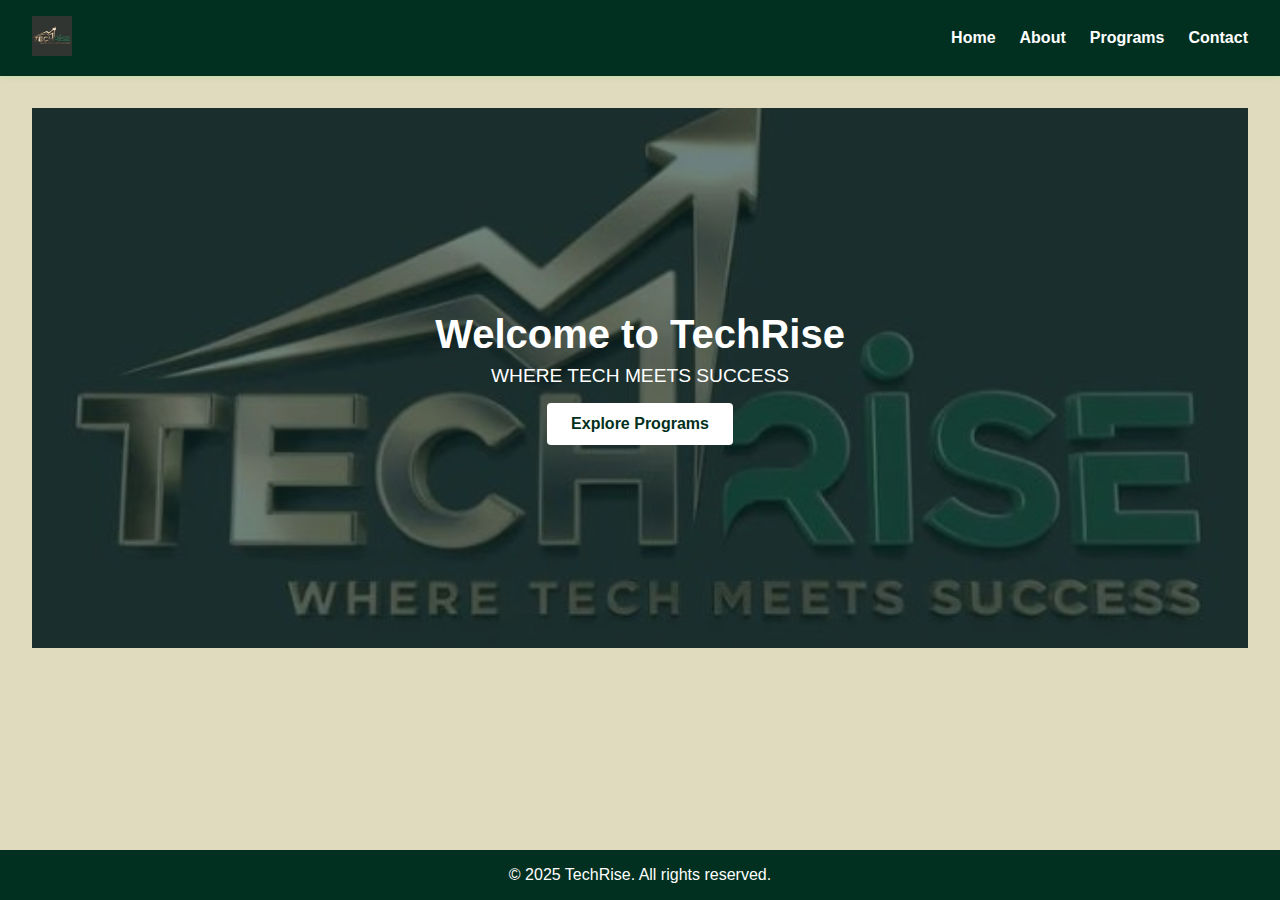
<file: index.html>
<!DOCTYPE html>
<html lang="en">
<head>
  <meta charset="UTF-8">
  <meta name="viewport" content="width=device-width, initial-scale=1">
  <link rel="icon" type="image/png" href="images/favicon.jpg">
  <title>TechRise - Home</title>
  <link rel="stylesheet" href="css/style.css">
</head>
<body>
  <nav>
    <div class="logo">
      <img src="images/logo.jpg" alt="TechRise Logo">
    </div>
    <button class="nav-toggle" aria-label="Toggle menu">☰</button>
    <ul class="nav-links">
      <li><a href="index.html">Home</a></li>
      <li><a href="about.html">About</a></li>
      <li><a href="programs.html">Programs</a></li>
      <li><a href="contact.html">Contact</a></li>
    </ul>
  </nav>

  <main class="content">
    <!-- Hero Section -->
    <section class="hero">
      <div class="hero-overlay"></div>
      <div class="hero-content">
        <h1>Welcome to TechRise</h1>
        <p>WHERE TECH MEETS SUCCESS</p>
        <a href="programs.html" class="btn">Explore Programs</a>
      </div>
    </section>

    
    <!-- more home content here -->
  </main>

  <footer>
    &copy; 2025 TechRise. All rights reserved.
  </footer>
  <script src="js/main.js"></script>
</body>
</html>
</file>
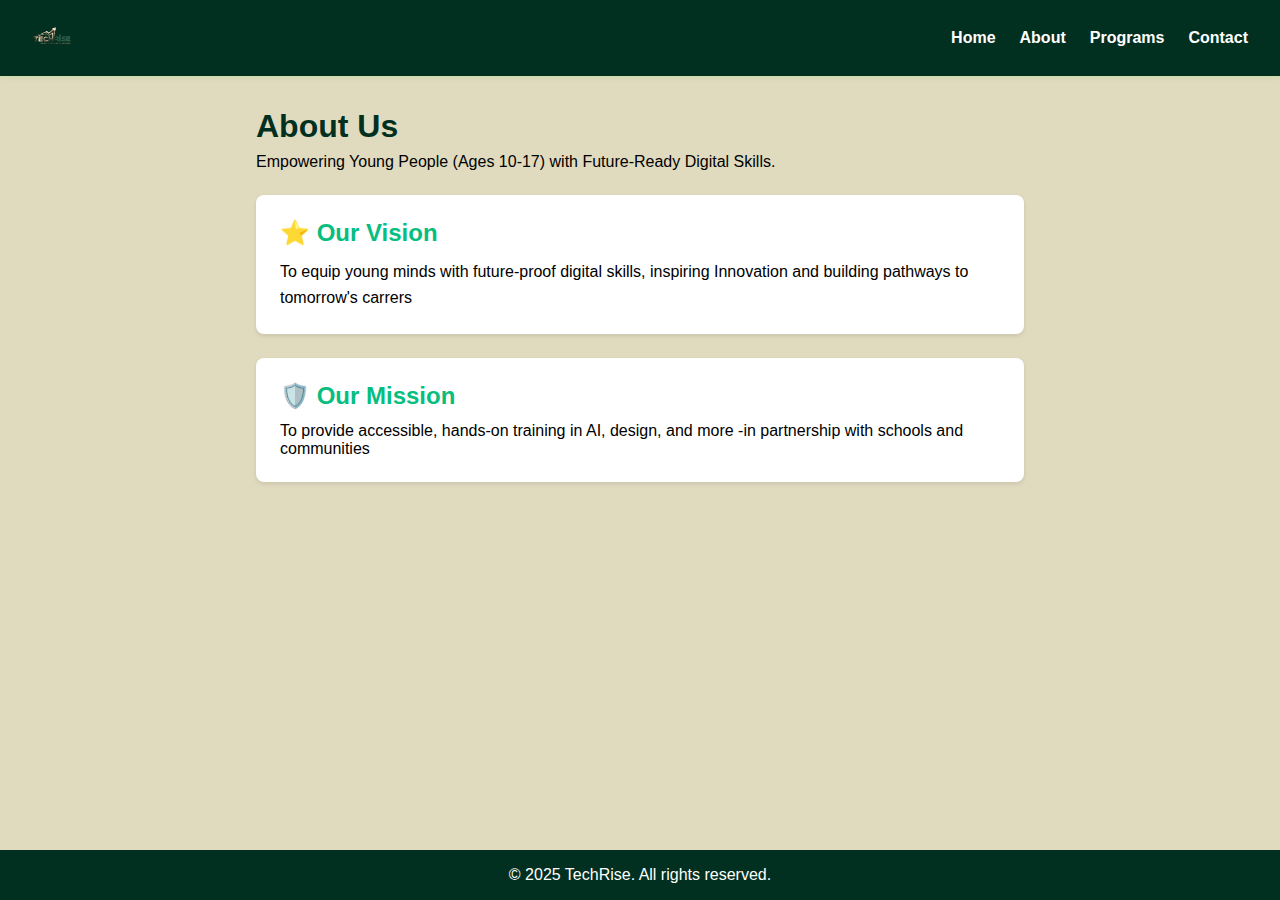
<file: about.html>
<!DOCTYPE html>
<html lang="en">
<head>
  <meta charset="UTF-8">
  <meta name="viewport" content="width=device-width, initial-scale=1">
  <link rel="icon" type="image/png" href="images/favicon.jpg">
  <title>TechRise</title>
  <link rel="stylesheet" href="css/style.css">
</head>
<body>
  <nav>
    <div class="logo">
      <img src="images/logo.png" alt="TechRise Logo">
    </div>
    <button class="nav-toggle" aria-label="Toggle menu">☰</button>
    <ul class="nav-links">
      <li><a href="index.html">Home</a></li>
      <li><a href="about.html">About</a></li>
      <li><a href="programs.html">Programs</a></li>
      <li><a href="contact.html">Contact</a></li>
    </ul>
  </nav>

  <main class="content about-content">
    <section class="about-intro">
      <h2>About Us</h2>
      <p>Empowering Young People (Ages 10-17) with Future-Ready Digital Skills.</p>
    </section>

    <section class="about-vision">
      <h3>⭐️ Our Vision</h3>
      <p>To equip young minds with future‑proof digital skills, inspiring Innovation and building pathways to tomorrow's carrers </p>
    </section>

    <section class="about-mission">
      <h3>🛡️ Our Mission</h3>
      <p>To provide accessible, hands-on training in AI, design, and more -in partnership with schools and communities</p>
    </section>

    
  </main>

  <footer>
    &copy; 2025 TechRise. All rights reserved.
  </footer>
  <script src="js/main.js"></script>
</body>
</html>
</file>
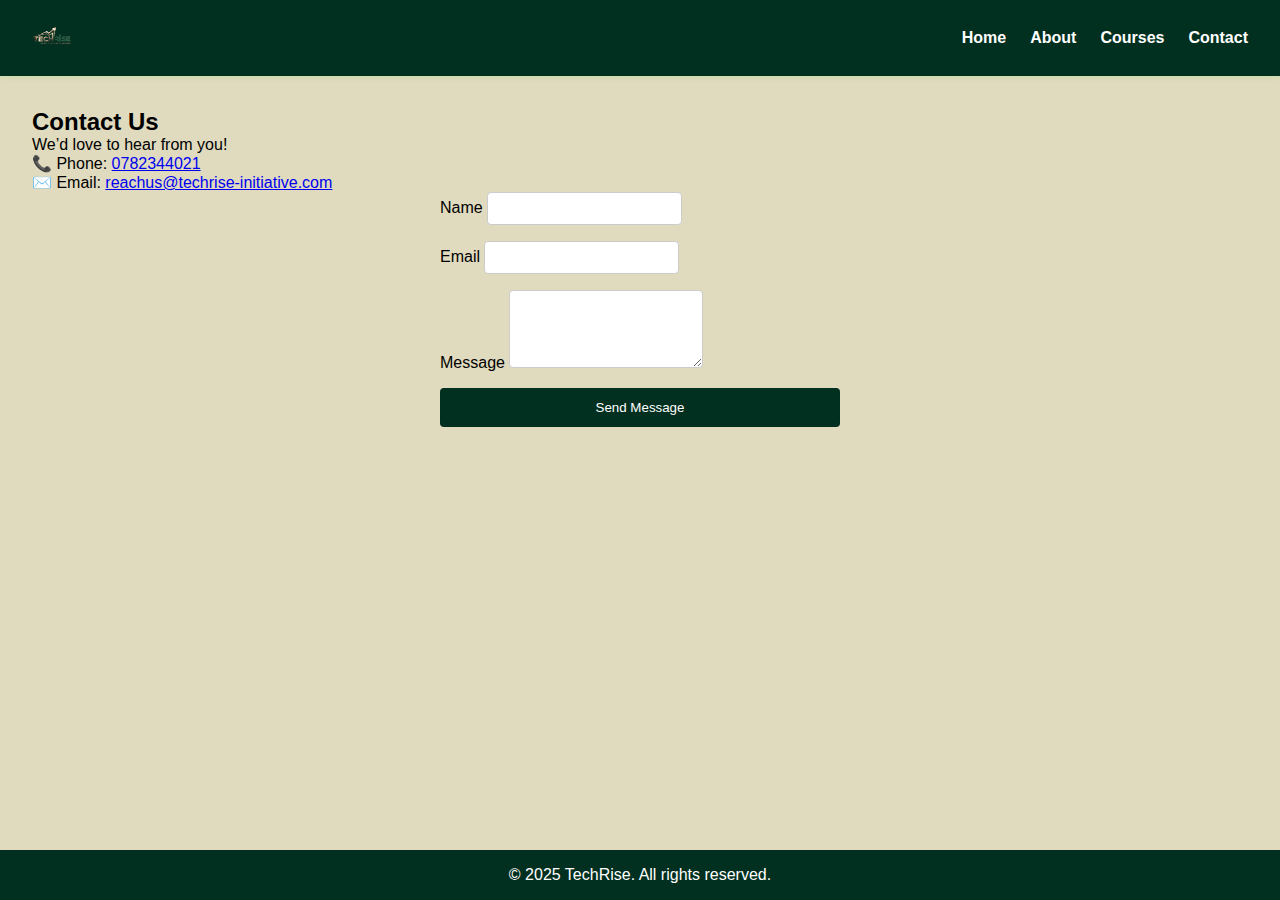
<file: contact.html>
<!DOCTYPE html>
<html lang="en">
<head>
  <meta charset="UTF-8">
  <meta name="viewport" content="width=device-width, initial-scale=1">
  <link rel="icon" type="image/png" href="images/favicon.jpg">
  <title>TechRise | Contact</title>
  <link rel="stylesheet" href="css/style.css">
</head>
<body>
  <nav>
    <div class="logo">
      <img src="images/logo.png" alt="TechRise Logo">
    </div>
    <button class="nav-toggle" aria-label="Toggle menu">☰</button>
    <ul class="nav-links">
      <li><a href="index.html">Home</a></li>
      <li><a href="about.html">About</a></li>
      <li><a href="programs.html">Courses</a></li>
      <li><a href="contact.html">Contact</a></li>
    </ul>
  </nav>

  <main class="content">
    <header class="page-header">
      <h2>Contact Us</h2>
      <p>We’d love to hear from you!</p>
    </header>

    <!-- Contact Info -->
    <div class="contact-info">
      <p>📞 Phone: <a href="tel:0782344021">0782344021</a></p>
      <p>✉️ Email: <a href="mailto:reachus@teckrise-initiative.com">reachus@techrise-initiative.com</a></p>
    </div>

    <!-- Contact Form -->
    <form
      action="mailto:reachus@teckrise-initiative.com"
      method="post"
      enctype="text/plain"
      class="contact-form"
    >
      <label>
        Name
        <input type="text" name="name" required>
      </label>
      <label>
        Email
        <input type="email" name="email" required>
      </label>
      <label>
        Message
        <textarea name="message" rows="4" required></textarea>
      </label>
      <button type="submit">Send Message</button>
    </form>
  </main>

  <footer>
    &copy; 2025 TechRise. All rights reserved.
  </footer>
  <script src="js/main.js"></script>
</body>
</html>
</file>
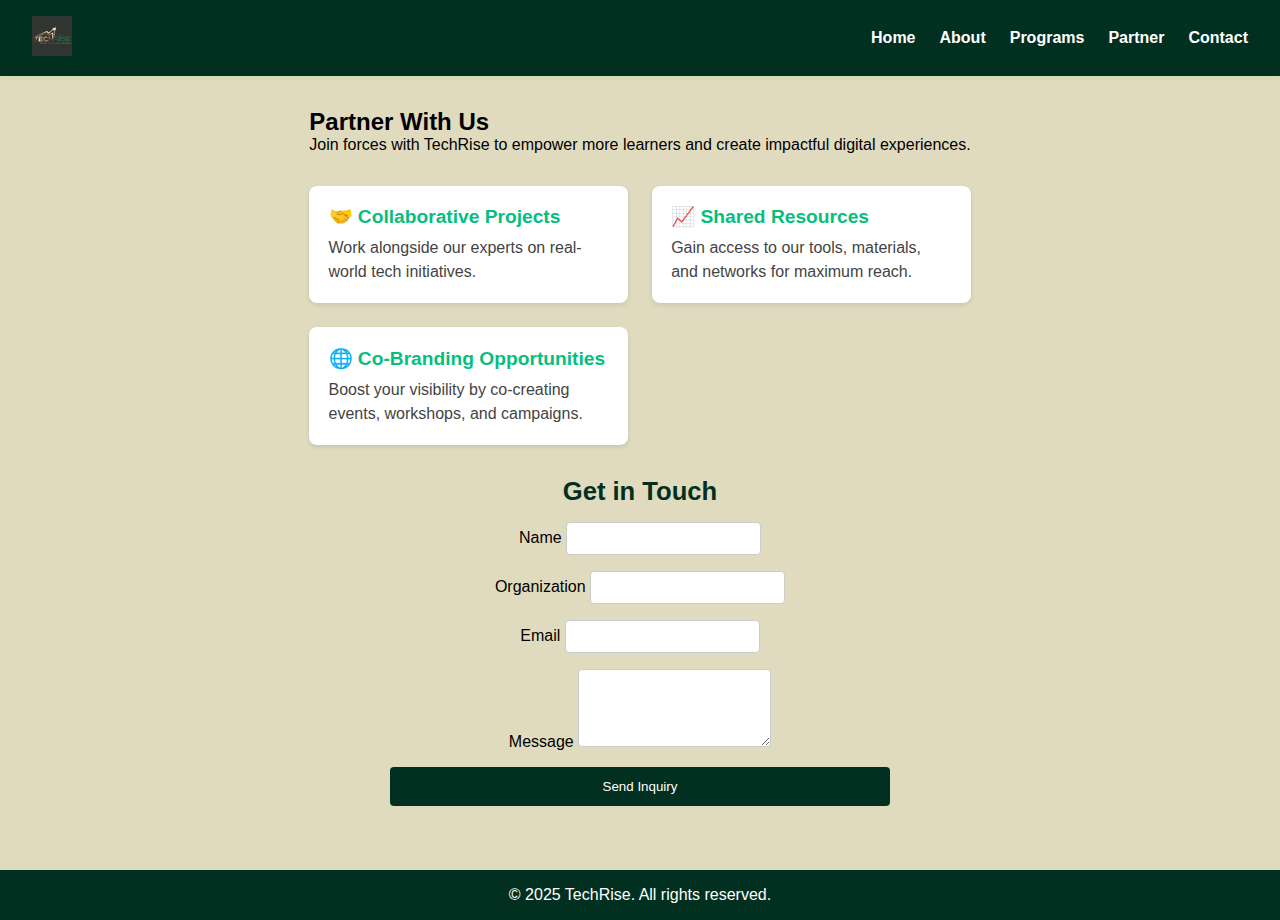
<file: partner.html>
<!DOCTYPE html>
<html lang="en">
<head>
  <meta charset="UTF-8">
  <meta name="viewport" content="width=device-width, initial-scale=1">
  <link rel="icon" type="image/png" href="images/favicon.jpg">
  <title>TechRise - Partner With Us</title>
  <link rel="stylesheet" href="css/style.css">
</head>
<body>
  <!-- Navbar -->
  <nav>
    <div class="logo">
      <img src="images/logo.jpg" alt="TechRise Logo">
    </div>
    <button class="nav-toggle" aria-label="Toggle menu">☰</button>
    <ul class="nav-links">
      <li><a href="index.html">Home</a></li>
      <li><a href="about.html">About</a></li>
      <li><a href="programs.html">Programs</a></li>
      <li><a href="partner.html">Partner</a></li>
      <li><a href="contact.html">Contact</a></li>
    </ul>
  </nav>

  <!-- Main Content -->
  <main class="content partner-content">
    <!-- Page Header with Logo -->
    <header class="page-header">
     
      <h2>Partner With Us</h2>
      <p>Join forces with TechRise to empower more learners and create impactful digital experiences.</p>
    </header>

    <!-- Benefits Section -->
    <section class="partner-benefits">
      <div class="benefit-card">
        <h3>🤝 Collaborative Projects</h3>
        <p>Work alongside our experts on real-world tech initiatives.</p>
      </div>
      <div class="benefit-card">
        <h3>📈 Shared Resources</h3>
        <p>Gain access to our tools, materials, and networks for maximum reach.</p>
      </div>
      <div class="benefit-card">
        <h3>🌐 Co‑Branding Opportunities</h3>
        <p>Boost your visibility by co‑creating events, workshops, and campaigns.</p>
      </div>
    </section>

    <!-- Inquiry Form -->
    <section class="partner-form-section">
      <h3>Get in Touch</h3>
      <form action="mailto:techriseinitiative@gmail.com" method="post" enctype="text/plain" class="contact-form">
        <label>
          Name
          <input type="text" name="name" required>
        </label>
        <label>
          Organization
          <input type="text" name="organization" required>
        </label>
        <label>
          Email
          <input type="email" name="email" required>
        </label>
        <label>
          Message
          <textarea name="message" rows="4" required></textarea>
        </label>
        <button type="submit">Send Inquiry</button>
      </form>
    </section>
  </main>

  <!-- Footer -->
  <footer>
    &copy; 2025 TechRise. All rights reserved.
  </footer>

  <script src="js/main.js"></script>
</body>
</html>
</file>
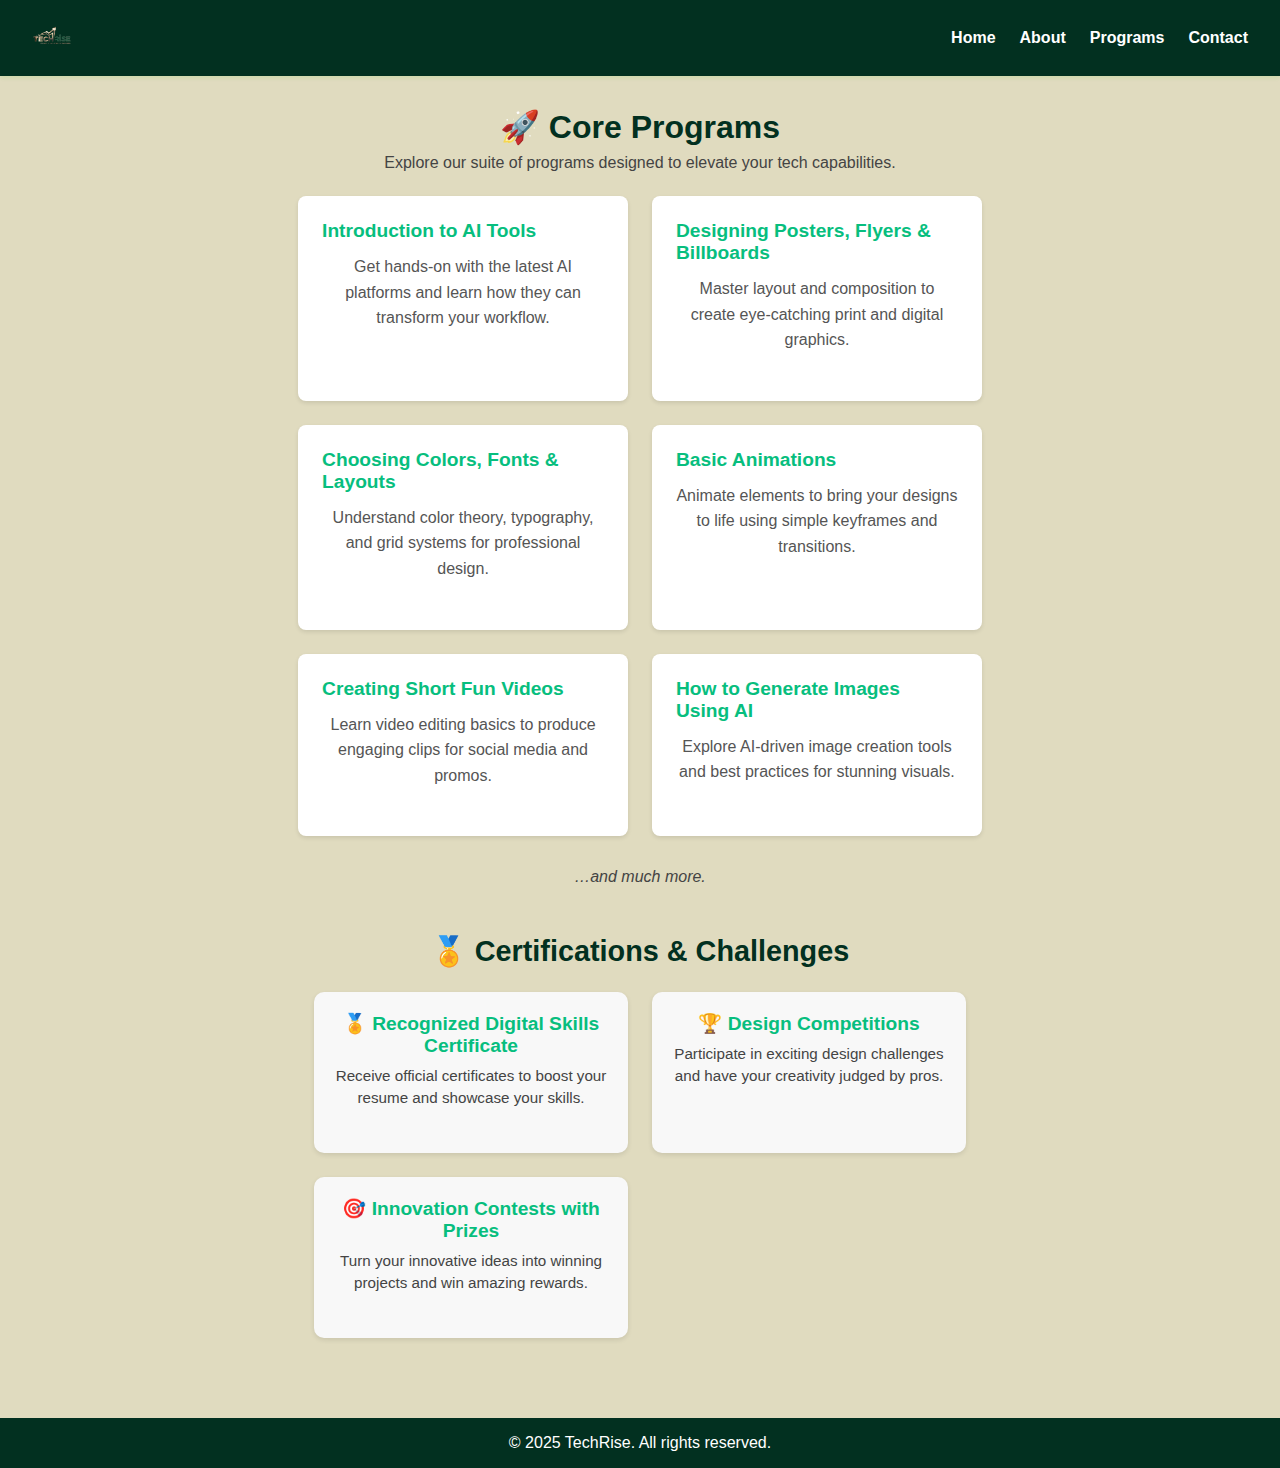
<file: programs.html>
<!DOCTYPE html>
<html lang="en">
<head>
  <meta charset="UTF-8">
  <meta name="viewport" content="width=device-width, initial-scale=1">
  <link rel="icon" type="image/png" href="images/favicon.jpg">
  <title>TechRise</title>
  <link rel="stylesheet" href="css/style.css">
</head>
<body>
  <nav>
    <div class="logo">
      <img src="images/logo.png" alt="TechRise Logo">
    </div>
    <button class="nav-toggle" aria-label="Toggle menu">☰</button>
    <ul class="nav-links">
      <li><a href="index.html">Home</a></li>
      <li><a href="about.html">About</a></li>
      <li><a href="programs.html">Programs</a></li>
      <li><a href="contact.html">Contact</a></li>
    </ul>
  </nav>

  <main class="content programs-content">
    <h2> 🚀 Core Programs</h2>
    <p>Explore our suite of programs designed to elevate your tech capabilities.</p>

    <section class="programs-grid">
      <div class="program-card">
        <h3> Introduction to AI Tools</h3>
        <p>Get hands‑on with the latest AI platforms and learn how they can transform your workflow.</p>
      </div>
      <div class="program-card">
        <h3> Designing Posters, Flyers & Billboards</h3>
        <p>Master layout and composition to create eye‑catching print and digital graphics.</p>
      </div>
      <div class="program-card">
        <h3> Choosing Colors, Fonts & Layouts</h3>
        <p>Understand color theory, typography, and grid systems for professional design.</p>
      </div>
      <div class="program-card">
        <h3> Basic Animations</h3>
        <p>Animate elements to bring your designs to life using simple keyframes and transitions.</p>
      </div>
      <div class="program-card">
        <h3> Creating Short Fun Videos</h3>
        <p>Learn video editing basics to produce engaging clips for social media and promos.</p>
      </div>
      <div class="program-card">
        <h3> How to Generate Images Using AI</h3>
        <p>Explore AI‑driven image creation tools and best practices for stunning visuals.</p>
      </div>
    </section>

    <p class="program-more">…and much more.</p>

    <!-- New Section -->
    <section class="certifications-section">
      <h2>🏅 Certifications & Challenges</h2>
      <div class="certifications-list">
        <div class="cert-item">
          <h3>🏅 Recognized Digital Skills Certificate</h3>
          <p>Receive official certificates to boost your resume and showcase your skills.</p>
        </div>
        <div class="cert-item">
          <h3>🏆 Design Competitions</h3>
          <p>Participate in exciting design challenges and have your creativity judged by pros.</p>
        </div>
        <div class="cert-item">
          <h3>🎯 Innovation Contests with Prizes</h3>
          <p>Turn your innovative ideas into winning projects and win amazing rewards.</p>
        </div>
      </div>
    </section>
  </main>

  <footer>
    &copy; 2025 TechRise. All rights reserved.
  </footer>
  <script src="js/main.js"></script>
</body>
</html>
</file>
<file: css/style.css>
/* Base & reset */
* { margin: 0; padding: 0; box-sizing: border-box; }
html, body { height: 100%; }

/* Stick footer to bottom */
body {
  display: flex;
  flex-direction: column;
  min-height: 100vh;
  font-family: Arial, sans-serif;
  background: #e0dbbf;
}

/* Hero Section */
.hero {
  position: relative;
  background: url('../images/hero.jpg') center/cover no-repeat;
  height: 60vh;
  display: flex;
  align-items: center;
  justify-content: center;
}
.hero-overlay {
  position: absolute;
  top: 0; left: 0; right: 0; bottom: 0;
  background: rgba(12, 44, 44, 0.6);
}
.hero-content {
  position: relative;
  text-align: center;
  color: #fff;
  padding: 0 1rem;
}
.hero-content h1 {
  font-size: 2.5rem;
  margin-bottom: 0.5rem;
}
.hero-content p {
  font-size: 1.2rem;
  margin-bottom: 1rem;
}
.hero-content .btn {
  display: inline-block;
  padding: 0.75rem 1.5rem;
  background: #fff;
  color: #023020;
  text-decoration: none;
  font-weight: bold;
  border-radius: 4px;
}

/* Main content area */
.content {
  flex: 1;
  padding: 2rem;
}

/* Navigation */
nav {
  display: flex;
  justify-content: space-between;
  align-items: center;
  background: #023020;
  padding: 1rem 2rem;
  box-shadow: 0 2px 4px rgba(41, 209, 7, 0.1);
}
.logo img { height: 40px; }
.nav-links {
  display: flex;
  gap: 1.5rem;
  list-style: none;
}
.nav-links a {
  text-decoration: none;
  color: white; /* Updated from #023020 to white */
  font-weight: bold;
  transition: color 0.3s ease;
}
.nav-links a:hover {
  color: rgb(235, 18, 36); /* Added hover effect */
}
.nav-toggle {
  display: none;
  background: none;
  border: none;
  font-size: 1.5rem;
  cursor: pointer;
  color: #f7f6f0;
}

/* Footer */
footer {
  background: #023020;
  color: #fff;
  text-align: center;
  padding: 1rem;
}

/* Contact form */
.contact-form {
  display: flex;
  flex-direction: column;
  gap: 1rem;
  max-width: 400px;
  margin: 0 auto;
}
.contact-form input,
.contact-form textarea {
  padding: 0.5rem;
  border: 1px solid #ccc;
  border-radius: 4px;
}
.contact-form button {
  padding: 0.75rem;
  background: #023020;
  color: #fff;
  border: none;
  border-radius: 4px;
  cursor: pointer;
}

/* About page specific styling */
.about-content {
  max-width: 800px;
  margin: 2rem auto;
  padding: 0 1rem;
}

.about-intro h2 {
  color: #023020;
  font-size: 2rem;
  margin-bottom: 0.5rem;
}

.about-vision,
.about-mission {
  background: #ffffff;
  margin: 1.5rem 0;
  padding: 1.5rem;
  border-radius: 8px;
  box-shadow: 0 2px 4px rgba(0,0,0,0.1);
}

.about-vision h3,
.about-mission h3 {
  color: #07be7e;
  font-size: 1.5rem;
  margin-bottom: 0.75rem;
}

.about-vision p {
  line-height: 1.6;
}

.about-mission ul {
  list-style-type: disc;
  padding-left: 1.5rem;
  line-height: 1.6;
}

/* Programs page styling */
.programs-content {
  max-width: 900px;
  margin: 2rem auto;
  padding: 0 1rem;
}

.programs-content h2 {
  color: #023020;
  font-size: 2rem;
  margin-bottom: 0.5rem;
  text-align: center;
}

.programs-content p {
  text-align: center;
  margin-bottom: 1.5rem;
  color: #444;
}

.programs-grid {
  display: grid;
  grid-template-columns: repeat(auto-fit, minmax(250px, 1fr));
  gap: 1.5rem;
}

.program-card {
  background: #ffffff;
  border-radius: 8px;
  padding: 1.5rem;
  box-shadow: 0 2px 4px rgba(0,0,0,0.1);
  transition: transform 0.3s ease, box-shadow 0.3s ease;
}

.program-card:hover {
  transform: translateY(-5px);
  box-shadow: 0 4px 8px rgba(0,0,0,0.15);
}

.program-card h3 {
  color: #07be7e;
  font-size: 1.2rem;
  margin-bottom: 0.75rem;
}

.program-card p {
  line-height: 1.6;
  color: #555;
}

.program-more {
  text-align: center;
  margin-top: 2rem;
  font-style: italic;
  color: #666;
}

/* Certifications & Challenges Section */
.certifications-section {
  margin: 3rem auto;
  padding: 0 1rem;
  max-width: 900px;
  text-align: center;
}

.certifications-section h2 {
  font-size: 1.8rem;
  margin-bottom: 1.5rem;
  color: #023020;
}

.certifications-list {
  display: grid;
  grid-template-columns: repeat(auto-fit, minmax(250px, 1fr));
  gap: 1.5rem;
}

.cert-item {
  background: #f8f8f8;
  border-radius: 10px;
  padding: 1.2rem 1rem;
  box-shadow: 0 2px 5px rgba(0,0,0,0.1);
  transition: transform 0.3s ease;
}

.cert-item:hover {
  transform: translateY(-5px);
}

.cert-item h3 {
  font-size: 1.2rem;
  color: #07be7e;
  margin-bottom: 0.5rem;
}

.cert-item p {
  color: #444;
  font-size: 0.95rem;
  line-height: 1.5;
}

/* Partner page styling */
.partner-content {
  max-width: 900px;
  margin: 2rem auto;
  padding: 0 1rem;
}

.partner-benefits {
  display: grid;
  grid-template-columns: repeat(auto-fit, minmax(250px, 1fr));
  gap: 1.5rem;
  margin: 2rem 0;
}

.benefit-card {
  background: #ffffff;
  border-radius: 8px;
  padding: 1.2rem;
  box-shadow: 0 2px 4px rgba(0,0,0,0.1);
  transition: transform 0.3s ease;
}

.benefit-card:hover {
  transform: translateY(-5px);
}

.benefit-card h3 {
  color: #07be7e;
  font-size: 1.2rem;
  margin-bottom: 0.5rem;
}

.benefit-card p {
  color: #444;
  line-height: 1.5;
}

.partner-form-section {
  margin: 2rem 0;
  text-align: center;
}

.partner-form-section h3 {
  color: #023020;
  font-size: 1.6rem;
  margin-bottom: 1rem;
}

.partner-form-section .contact-form {
  max-width: 500px;
  margin: 0 auto;
}

/* Mobile */
@media (max-width: 768px) {
  .nav-links {
    display: none;
    flex-direction: column;
    width: 100%;
  }
  .nav-links.active { display: flex; }
  .nav-toggle { display: block; }
  nav { flex-wrap: wrap; }

  .hero {
    height: 50vh;
  }
  .hero-content h1 {
    font-size: 2rem;
  }
}
</file>
